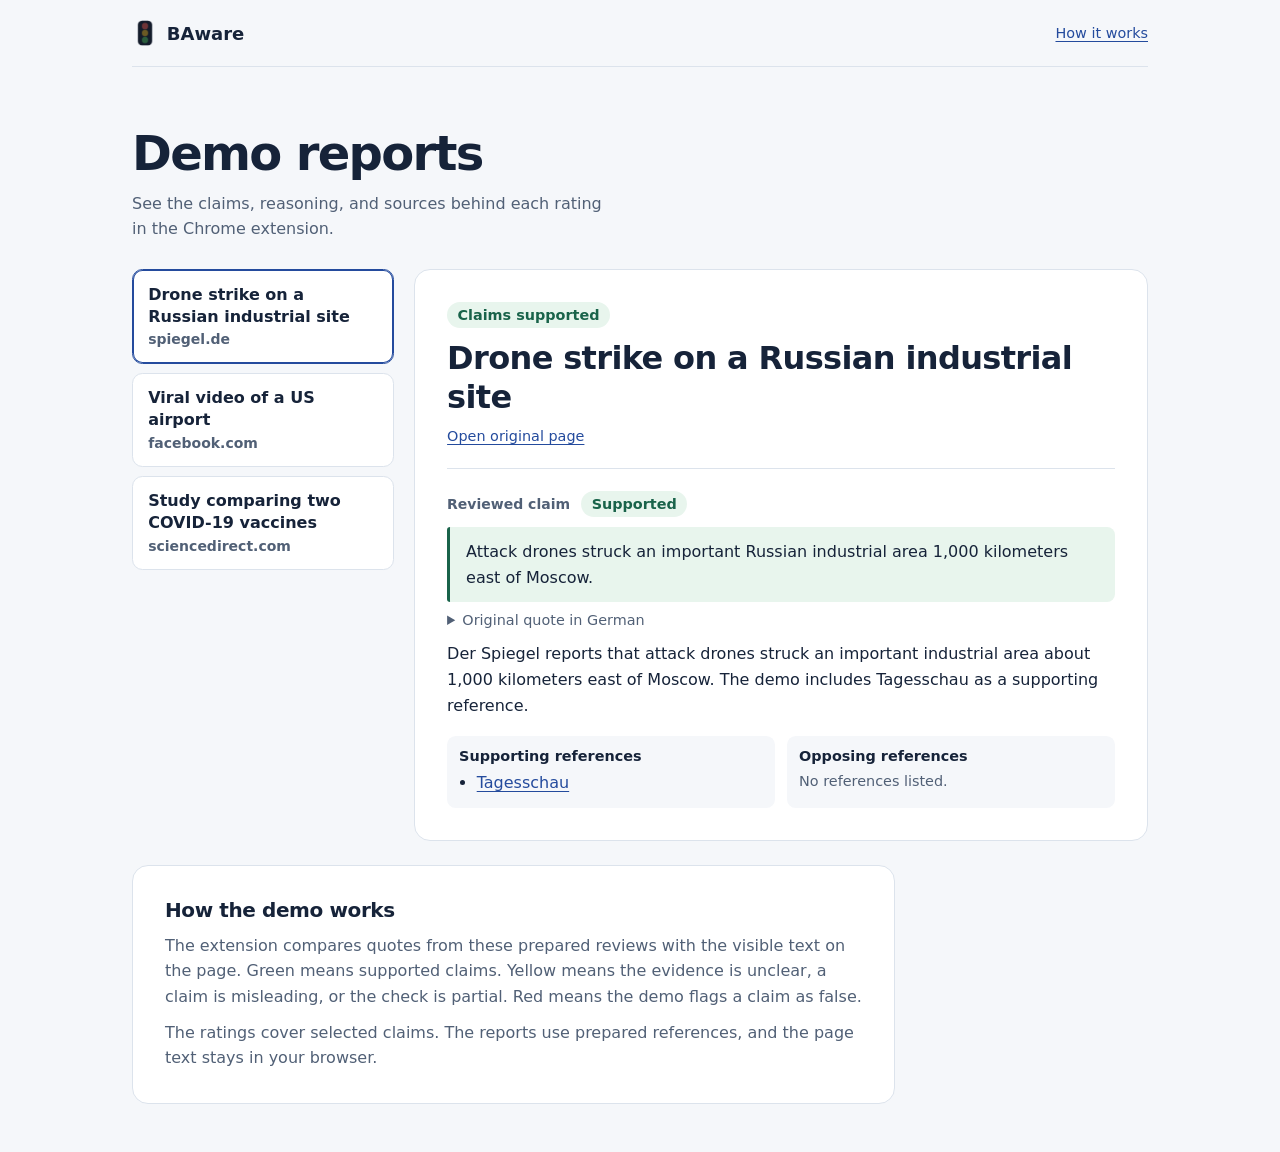
<file: website/index.html>
<!doctype html>
<html lang="en">
<head>
  <meta charset="utf-8">
  <meta name="viewport" content="width=device-width, initial-scale=1">
  <meta name="description" content="Read the claims, explanations, and sources behind the BAware extension’s demo ratings.">
  <title>Demo reports | BAware</title>
  <link rel="icon" href="../icons/icon32.png" type="image/png">
  <link rel="stylesheet" href="theme.css">
  <link rel="stylesheet" href="reports.css">
</head>
<body>
  <div class="shell">
    <header class="site-header">
      <span class="brand"><img src="../icons/icon32.png" width="26" height="26" alt=""> BAware</span>
      <a href="#method">How it works</a>
    </header>

    <main>
      <section class="intro" aria-labelledby="page-title">
        <h1 id="page-title">Demo reports</h1>
        <p>See the claims, reasoning, and sources behind each rating in the Chrome extension.</p>
      </section>

      <div class="reports">
        <nav aria-label="Demo reports">
          <ul id="case-list"></ul>
        </nav>
        <article id="report" aria-labelledby="report-title"></article>
      </div>

      <section class="method" id="method" aria-labelledby="method-title">
        <h2 id="method-title">How the demo works</h2>
        <p>The extension compares quotes from these prepared reviews with the visible text on the page. Green means supported claims. Yellow means the evidence is unclear, a claim is misleading, or the check is partial. Red means the demo flags a claim as false.</p>
        <p>The ratings cover selected claims. The reports use prepared references, and the page text stays in your browser.</p>
      </section>
    </main>
  </div>

  <script src="../demo-cases.js"></script>
  <script src="review.js"></script>
  <script src="reports.js"></script>
</body>
</html>
</file>
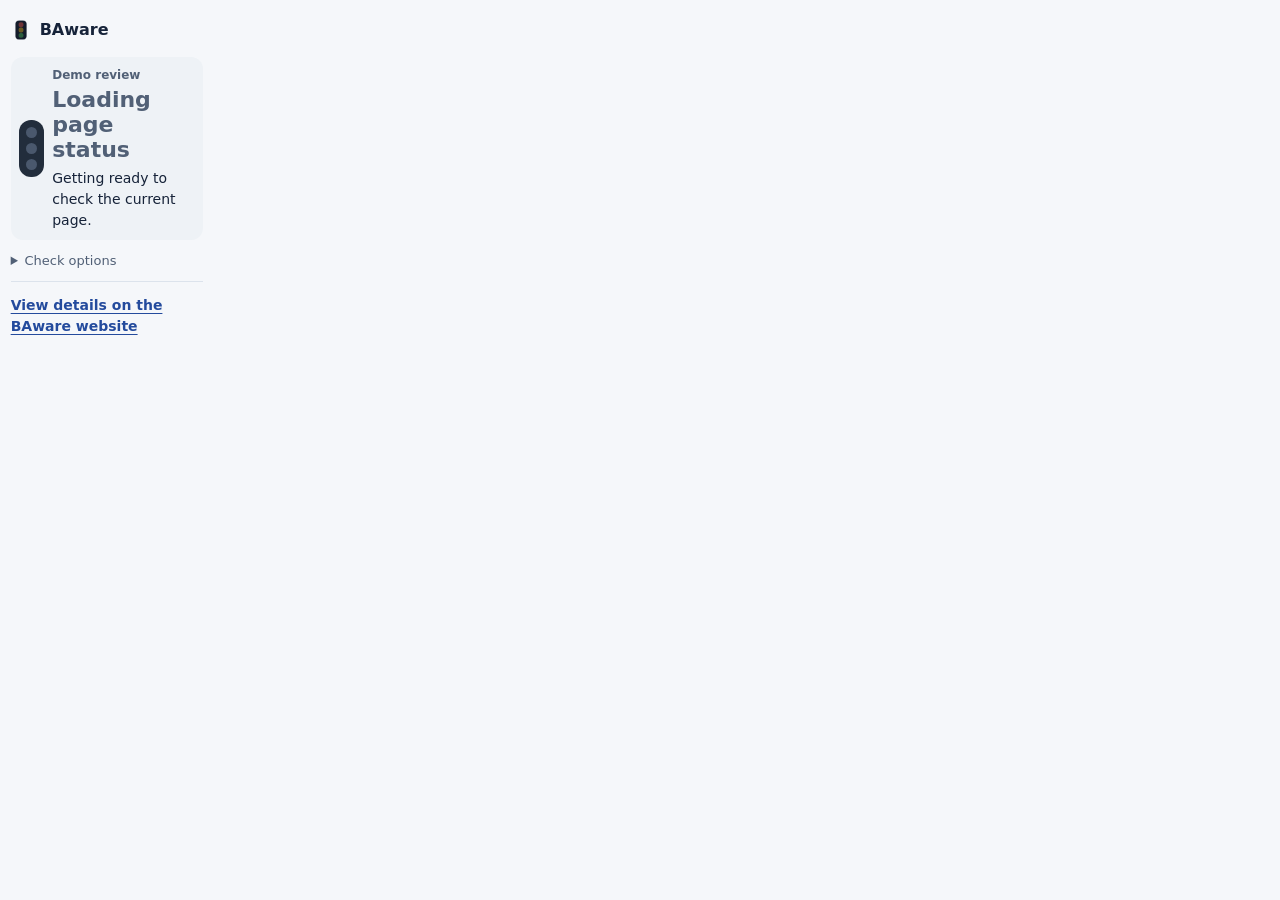
<file: popup.html>
<!doctype html>
<html lang="en">
<head>
  <meta charset="utf-8">
  <meta name="viewport" content="width=device-width, initial-scale=1">
  <title>BAware</title>
  <link rel="stylesheet" href="website/theme.css">
  <style>
    body {
      --layout-width: clamp(25px, var(--popup-width, 400px), 800px);
      width: var(--layout-width);
      padding: 18px clamp(8px, calc(var(--layout-width) / 20), 20px) 0;
      font-size: 14px;
      line-height: 1.5;
      overflow-wrap: anywhere;
    }
    header { display: flex; flex-wrap: wrap; align-items: center; gap: 4px 9px; padding-bottom: 15px; font-size: 16px; }
    header img { flex: none; }
    header strong { flex: none; }
    #site { margin-left: auto; color: var(--muted); font-size: 13px; text-align: right; overflow-wrap: anywhere; }
    .status {
      display: grid;
      grid-template-columns: auto minmax(0, 1fr);
      gap: clamp(8px, calc(var(--layout-width) / 28), 14px);
      align-items: center;
      padding: clamp(8px, calc(var(--layout-width) / 25), 16px);
      border-radius: 12px;
      background: var(--status-bg);
    }
    .scope { margin: 0; color: var(--muted); font-size: 12px; font-weight: 650; }
    h1 { margin: 3px 0 6px; color: var(--status-ink); font-size: 22px; line-height: 1.15; overflow-wrap: anywhere; }
    #status-description { margin: 0; color: var(--ink); overflow-wrap: anywhere; }
    .traffic-light { display: grid; gap: 5px; padding: 7px; border-radius: 12px; background: #222d3c; }
    .traffic-light i { width: 11px; height: 11px; border-radius: 50%; background: #4a586d; }
    [data-tone="red"] .red { background: var(--red-light); }
    [data-tone="yellow"] .yellow, [aria-busy="true"] .yellow { background: var(--yellow-light); }
    [data-tone="green"] .green { background: var(--green-light); }
    @media (prefers-reduced-motion: no-preference) {
      [aria-busy="true"] .yellow { animation: pulse 1s ease-in-out infinite alternate; }
      @keyframes pulse { to { opacity: .45; } }
    }
    .options { padding: 11px 0; color: var(--muted); }
    .options summary { width: fit-content; cursor: pointer; font-size: 13px; }
    form { display: grid; gap: 8px; margin: 12px 0; }
    .field { width: 100%; min-width: 0; padding: 8px 10px; border: 1px solid var(--border); border-radius: 6px; background: var(--surface); color: var(--ink); }
    .actions { display: flex; gap: 8px; flex-wrap: wrap; }
    button { padding: 5px 10px; border: 1px solid var(--border); border-radius: 6px; background: var(--surface); color: var(--ink); cursor: pointer; }
    button:disabled { opacity: .6; cursor: default; }
    .marks { display: flex; gap: 8px; align-items: center; cursor: pointer; }
    .marks input { margin: 0; accent-color: var(--link); }
    footer { border-top: 1px solid var(--border); padding: 13px 0 15px; }
    footer a { font-weight: 650; }
  </style>
</head>
<body>
  <header>
    <img src="icons/icon32.png" width="20" height="20" alt="">
    <strong>BAware</strong>
    <span id="site" hidden></span>
  </header>

  <main>
    <section class="status" id="status" data-tone="neutral" role="status" aria-atomic="true">
      <div class="traffic-light" aria-hidden="true"><i class="red"></i><i class="yellow"></i><i class="green"></i></div>
      <div>
        <p class="scope" id="status-scope">Demo review</p>
        <h1 id="status-title">Loading page status</h1>
        <p id="status-description">Getting ready to check the current page.</p>
      </div>
    </section>

    <details class="options">
      <summary>Check options</summary>
      <form id="form">
        <label for="url">Page link</label>
        <input class="field" type="url" id="url" placeholder="https://example.com/article" autocomplete="off" required>
        <div class="actions">
          <button id="go" type="submit" disabled>Check link</button>
          <button id="stop" type="button" hidden>Stop check</button>
        </div>
      </form>
      <label class="marks"><input id="marks" type="checkbox" checked> Highlight claims on the page</label>
    </details>
  </main>

  <footer>
    <a id="report-link" href="website/index.html" target="_blank" rel="noopener noreferrer">View details on the BAware website</a>
  </footer>

  <script src="demo-cases.js"></script>
  <script src="website/review.js"></script>
  <script src="page-reader.js"></script>
  <script src="popup.js"></script>
</body>
</html>
</file>
<file: website/theme.css>
:root {
  color-scheme: light dark;
  font-family: system-ui, -apple-system, "Segoe UI", sans-serif;
  color: var(--ink);
  background: var(--background);
  --background: #f5f7fa;
  --surface: #fff;
  --quiet: #eef2f6;
  --border: #dce3ec;
  --ink: #162339;
  --muted: #516076;
  --link: #244b9d;
  --green: #19634a;
  --green-soft: #e8f5ed;
  --green-light: #37b77f;
  --yellow: #785000;
  --yellow-soft: #fff3d4;
  --yellow-light: #f0b72c;
  --red: #a32c38;
  --red-soft: #fff0ee;
  --red-light: #eb6170;
}

@media (prefers-color-scheme: dark) {
  :root {
    --background: #121822;
    --surface: #1a2331;
    --quiet: #242f3e;
    --border: #303d50;
    --ink: #edf2f9;
    --muted: #b4c0d0;
    --link: #a8c7ff;
    --green: #92e2b9;
    --green-soft: #19352d;
    --yellow: #ffd986;
    --yellow-soft: #392e1c;
    --red: #ffb1b4;
    --red-soft: #3d2430;
  }
}

*, *::before, *::after { box-sizing: border-box; }
body { margin: 0; }
button, input { font: inherit; }
a { color: var(--link); text-underline-offset: .18em; }
:focus-visible { outline: 2px solid var(--link); outline-offset: 3px; }
[hidden] { display: none !important; }

[data-tone] { --status-ink: var(--muted); --status-bg: var(--quiet); }
[data-tone="green"] { --status-ink: var(--green); --status-bg: var(--green-soft); }
[data-tone="yellow"] { --status-ink: var(--yellow); --status-bg: var(--yellow-soft); }
[data-tone="red"] { --status-ink: var(--red); --status-bg: var(--red-soft); }
</file>
<file: website/reports.css>
.shell { max-width: 69rem; margin-inline: auto; padding: 0 clamp(1rem, 4vw, 2.75rem) 3rem; }
.site-header { display: flex; align-items: center; justify-content: space-between; flex-wrap: wrap; gap: .75rem; padding: 1.25rem 0; border-bottom: 1px solid var(--border); }
.brand { display: inline-flex; align-items: center; gap: .55rem; font-size: 1.125rem; font-weight: 750; }
.site-header a { font-size: .9rem; }
.intro { padding: clamp(2rem, 6vw, 3.75rem) 0 1.75rem; }
h1, h2, h3, h4, p { margin: 0; }
h1 { font-size: clamp(2rem, 5vw, 3rem); line-height: 1.1; font-weight: 750; letter-spacing: -.035em; }
.intro p { margin-top: .75rem; max-width: 48ch; color: var(--muted); line-height: 1.55; }
.reports { display: grid; grid-template-columns: minmax(13rem, 1fr) minmax(0, 2.8fr); gap: 1.25rem; align-items: start; }
#case-list { list-style: none; display: grid; gap: .55rem; padding: 0; margin: 0; }
.case-link { display: grid; gap: .2rem; padding: .85rem .95rem; background: var(--surface); border: 1px solid var(--border); border-radius: .65rem; color: var(--ink); font-weight: 650; text-decoration: none; line-height: 1.35; }
.case-link:hover, .case-link[aria-current] { border-color: var(--link); }
.case-link[aria-current] { box-shadow: inset 0 0 0 1px var(--link); }
.case-domain, .section-label { font-size: .875rem; color: var(--muted); font-weight: 550; }
#report, .method { padding: clamp(1.1rem, 3vw, 2rem); background: var(--surface); border: 1px solid var(--border); border-radius: 1rem; }
.report-header { display: grid; gap: .7rem; padding-bottom: 1.5rem; }
.rating { display: inline-flex; justify-self: start; width: fit-content; padding: .3rem .65rem; border-radius: 999px; background: var(--status-bg); color: var(--status-ink); font-size: .9rem; font-weight: 700; }
h2 { font-size: clamp(1.5rem, 4vw, 2rem); line-height: 1.22; letter-spacing: -.02em; }
#report p, .method p, #report li { line-height: 1.6; overflow-wrap: anywhere; }
.page-link { width: fit-content; font-size: .9rem; }
.claim { border-top: 1px solid var(--border); padding-top: 1.35rem; }
.claim + .claim { margin-top: 1.5rem; }
.claim-heading { display: flex; align-items: center; flex-wrap: wrap; gap: .4rem .7rem; }
blockquote { margin: .65rem 0 .85rem; padding: .75rem 1rem; background: var(--status-bg); border-inline-start: 3px solid var(--status-ink); border-radius: .2rem .5rem .5rem .2rem; line-height: 1.6; overflow-wrap: anywhere; }
.original { color: var(--muted); font-size: .9rem; margin: -.25rem 0 .85rem; }
.original summary { cursor: pointer; width: fit-content; }
.original p { margin-top: .45rem; }
.explanation { margin: .7rem 0 1.1rem; }
.source-groups { display: grid; grid-template-columns: repeat(2, minmax(0, 1fr)); gap: .75rem; margin-top: .55rem; }
.source-group { padding: .75rem; background: var(--background); border-radius: .55rem; }
.source-group h4 { margin-bottom: .4rem; font-size: .9rem; }
.source-group ul { margin: 0; padding-left: 1.1rem; }
.source-group p { color: var(--muted); font-size: .9rem; }
.source-note { color: var(--muted); font-size: .9rem; }
.method { max-width: 75ch; margin-top: 1.5rem; }
.method h2 { font-size: 1.25rem; }
.method p { margin-top: .65rem; color: var(--muted); }

@media (max-width: 47rem) {
  .reports { grid-template-columns: minmax(0, 1fr); }
}

@media (max-width: 28rem) {
  .source-groups { grid-template-columns: minmax(0, 1fr); }
}
</file>
